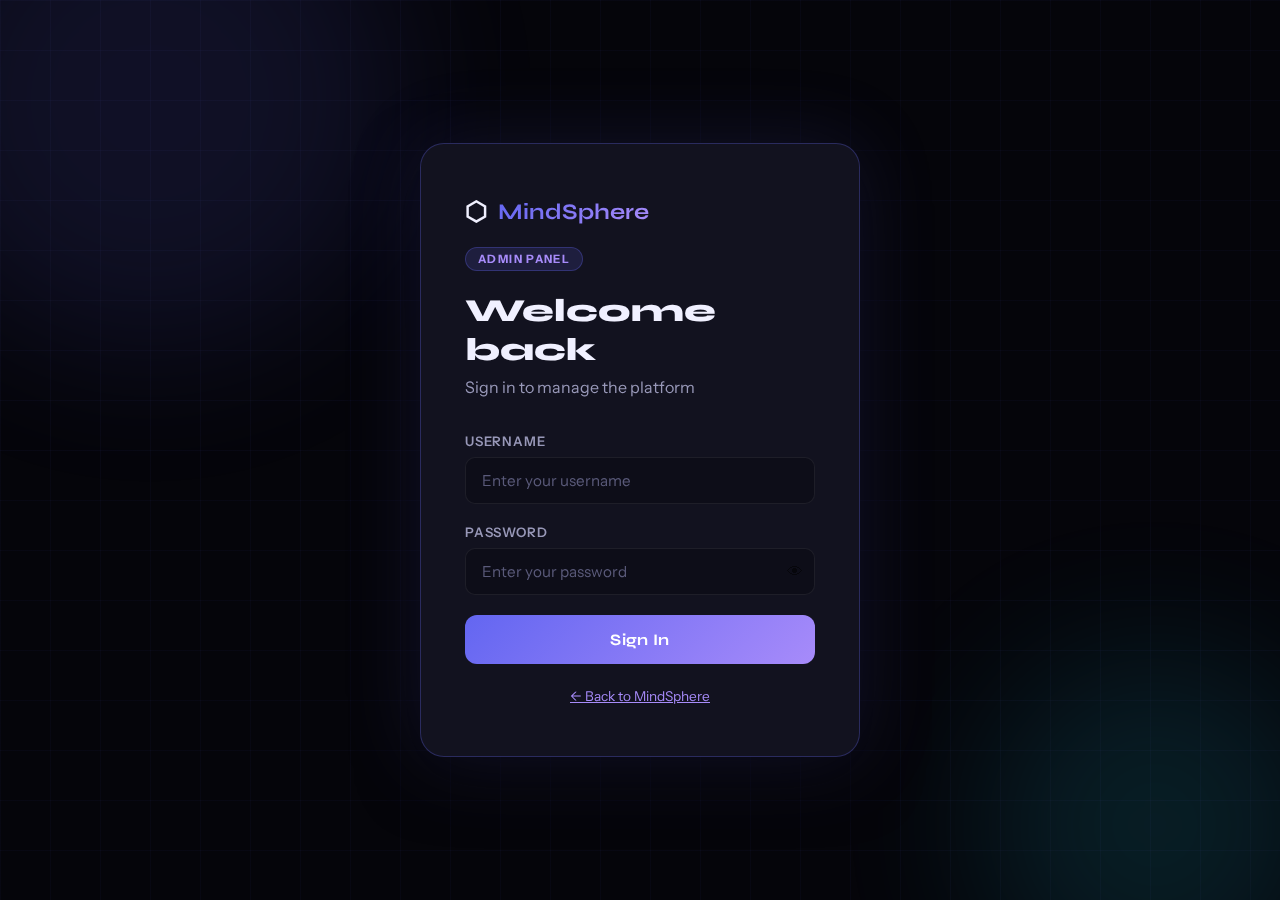
<file: admin.html>
<!DOCTYPE html>
<html lang="en">

<head>
    <meta charset="UTF-8" />
    <meta name="viewport" content="width=device-width, initial-scale=1.0" />
    <title>MindSphere — Admin Panel</title>
    <link rel="stylesheet" href="admin.css" />
    <link rel="preconnect" href="https://fonts.googleapis.com" />
    <link
        href="https://fonts.googleapis.com/css2?family=Syne:wght@400;500;600;700;800&family=Instrument+Sans:wght@400;500;600&display=swap"
        rel="stylesheet" />
</head>

<body>

    <!-- ===== LOGIN SCREEN ===== -->
    <div class="login-screen" id="loginScreen">
        <div class="login-bg">
            <div class="orb orb1"></div>
            <div class="orb orb2"></div>
            <div class="grid-lines"></div>
        </div>
        <div class="login-card">
            <div class="login-logo">
                <span class="logo-icon">⬡</span>
                <span class="logo-text">MindSphere</span>
            </div>
            <div class="login-badge">Admin Panel</div>
            <h1 class="login-title">Welcome back</h1>
            <p class="login-sub">Sign in to manage the platform</p>
            <div class="login-form">
                <div class="form-group">
                    <label>Username</label>
                    <input type="text" id="loginInput" placeholder="Enter your username" autocomplete="username" />
                </div>
                <div class="form-group">
                    <label>Password</label>
                    <div class="pw-wrapper">
                        <input type="password" id="passwordInput" placeholder="Enter your password"
                            autocomplete="current-password" />
                        <button class="pw-toggle" id="pwToggle" type="button">👁</button>
                    </div>
                </div>
                <div class="login-error" id="loginError">Invalid credentials. Please try again.</div>
                <button class="login-btn" id="loginBtn">Sign In</button>
            </div>
            <p class="login-back"><a href="index.html">← Back to MindSphere</a></p>
        </div>
    </div>

    <!-- ===== DASHBOARD ===== -->
    <div class="dashboard" id="dashboard" style="display:none;">
        <!-- Sidebar -->
        <aside class="sidebar">
            <div class="sidebar-logo">
                <span class="logo-icon">⬡</span>
                <span class="logo-text">MindSphere</span>
            </div>
            <nav class="sidebar-nav">
                <button class="snav-item active" data-tab="overview">
                    <span>📊</span> Overview
                </button>
                <button class="snav-item" data-tab="posts">
                    <span>📝</span> Posts
                </button>
                <button class="snav-item" data-tab="create">
                    <span>✨</span> New Post
                </button>
            </nav>
            <div class="sidebar-footer">
                <div class="admin-user">
                    <div class="admin-avatar">A</div>
                    <div class="admin-info">
                        <span class="admin-name">Administrator</span>
                        <span class="admin-role">Super Admin</span>
                    </div>
                </div>
                <button class="logout-btn" id="logoutBtn" title="Logout">⏏</button>
            </div>
        </aside>

        <!-- Main content -->
        <main class="dash-main">
            <!-- Header -->
            <div class="dash-header">
                <div class="dash-title-area">
                    <h2 class="dash-title" id="dashTitle">Overview</h2>
                    <p class="dash-sub" id="dashSub">Welcome back, Administrator</p>
                </div>
                <div class="dash-header-actions">
                    <a href="index.html" target="_blank" class="view-site-btn">🌐 View Site</a>
                </div>
            </div>

            <!-- OVERVIEW TAB -->
            <div class="tab-content active" id="tab-overview">
                <div class="overview-stats">
                    <div class="ostat-card">
                        <div class="ostat-icon">📝</div>
                        <div class="ostat-data">
                            <span class="ostat-val" id="totalPosts">0</span>
                            <span class="ostat-lbl">Total Posts</span>
                        </div>
                    </div>
                    <div class="ostat-card">
                        <div class="ostat-icon">👁</div>
                        <div class="ostat-data">
                            <span class="ostat-val">—</span>
                            <span class="ostat-lbl">Total Views</span>
                        </div>
                    </div>
                    <div class="ostat-card">
                        <div class="ostat-icon">👥</div>
                        <div class="ostat-data">
                            <span class="ostat-val">2.4M+</span>
                            <span class="ostat-lbl">Platform Users</span>
                        </div>
                    </div>
                    <div class="ostat-card">
                        <div class="ostat-icon">🌍</div>
                        <div class="ostat-data">
                            <span class="ostat-val">190+</span>
                            <span class="ostat-lbl">Countries</span>
                        </div>
                    </div>
                </div>
                <div class="overview-recent">
                    <h3>Recent Posts</h3>
                    <div class="recent-posts-list" id="recentPostsList">
                        <p class="no-posts">No posts yet. <button onclick="switchTab('create')">Create your first post
                                →</button></p>
                    </div>
                </div>
                <div class="overview-info">
                    <div class="info-card">
                        <div class="info-icon">⚡</div>
                        <div>
                            <h4>Posts go live instantly</h4>
                            <p>Any post you create will appear immediately on the public website via localStorage.</p>
                        </div>
                    </div>
                    <div class="info-card">
                        <div class="info-icon">🔒</div>
                        <div>
                            <h4>Session Protected</h4>
                            <p>Your admin session is secure and will expire when you log out or close the browser.</p>
                        </div>
                    </div>
                </div>
            </div>

            <!-- POSTS TAB -->
            <div class="tab-content" id="tab-posts" style="display:none;">
                <div class="posts-actions">
                    <div class="search-bar">
                        <span>🔍</span>
                        <input type="text" id="searchInput" placeholder="Search posts..." />
                    </div>
                    <button class="btn-new-post" onclick="switchTab('create')">+ New Post</button>
                </div>
                <div class="admin-posts-list" id="adminPostsList">
                    <!-- Posts rendered by JS -->
                </div>
                <div class="no-posts-empty" id="noPostsEmpty" style="display:none;">
                    <div class="npe-icon">📭</div>
                    <h3>No posts found</h3>
                    <p>Try a different search or create a new post.</p>
                    <button class="btn-new-post" onclick="switchTab('create')">+ Create New Post</button>
                </div>
            </div>

            <!-- CREATE / EDIT TAB -->
            <div class="tab-content" id="tab-create" style="display:none;">
                <div class="editor-card">
                    <div class="editor-header">
                        <h3 id="editorTitle">Create New Post</h3>
                        <span class="editor-badge" id="editorBadge">New Post</span>
                    </div>
                    <input type="hidden" id="editingId" />
                    <div class="editor-form">
                        <div class="ef-row">
                            <div class="ef-group ef-grow">
                                <label>Post Title *</label>
                                <input type="text" id="postTitle" placeholder="Enter an engaging title..." />
                            </div>
                            <div class="ef-group">
                                <label>Category</label>
                                <select id="postCategory">
                                    <option value="Science">Science</option>
                                    <option value="Technology">Technology</option>
                                    <option value="Philosophy">Philosophy</option>
                                    <option value="Economics">Economics</option>
                                    <option value="Culture">Culture</option>
                                    <option value="Research">Research</option>
                                    <option value="Education">Education</option>
                                    <option value="Innovation">Innovation</option>
                                </select>
                            </div>
                        </div>
                        <div class="ef-row">
                            <div class="ef-group ef-grow">
                                <label>Author Name</label>
                                <input type="text" id="postAuthor" placeholder="e.g. Dr. Sarah Chen" />
                            </div>
                        </div>
                        <div class="ef-group">
                            <label>Content *</label>
                            <textarea id="postContent" rows="10"
                                placeholder="Write your post content here. Share knowledge, insights, and discoveries with the MindSphere community..."></textarea>
                            <div class="char-count"><span id="charCount">0</span> characters</div>
                        </div>
                        <div class="editor-actions">
                            <button class="btn-cancel" id="cancelEdit" style="display:none;">Cancel Edit</button>
                            <button class="btn-save" id="savePost">Publish Post</button>
                        </div>
                    </div>
                </div>
            </div>

        </main>
    </div>

    <!-- DELETE MODAL -->
    <div class="del-overlay" id="delOverlay">
        <div class="del-modal">
            <div class="del-icon">🗑️</div>
            <h3>Delete Post?</h3>
            <p>This action cannot be undone. The post will be permanently removed from MindSphere.</p>
            <div class="del-actions">
                <button class="del-cancel" id="delCancel">Cancel</button>
                <button class="del-confirm" id="delConfirm">Delete</button>
            </div>
        </div>
    </div>

    <!-- TOAST -->
    <div class="toast" id="toast"></div>

    <script src="admin.js"></script>
</body>

</html>
</file>
<file: admin.css>
*,
*::before,
*::after {
    box-sizing: border-box;
    margin: 0;
    padding: 0;
}

:root {
    --bg: #05050a;
    --surface: #0d0d18;
    --surface2: #12121f;
    --surface3: #17172a;
    --border: rgba(255, 255, 255, 0.07);
    --border-glow: rgba(99, 102, 241, 0.3);
    --text: #f0f0ff;
    --text-2: #9898b8;
    --text-3: #5a5a7a;
    --accent: #6366f1;
    --accent2: #a78bfa;
    --green: #4ade80;
    --red: #f87171;
    --yellow: #fbbf24;
    --grad1: linear-gradient(135deg, #6366f1, #a78bfa);
    --radius: 14px;
    --sidebar-w: 240px;
    --font-head: 'Syne', sans-serif;
    --font-body: 'Instrument Sans', sans-serif;
}

html,
body {
    height: 100%;
}

body {
    background: var(--bg);
    color: var(--text);
    font-family: var(--font-body);
    overflow: hidden;
}

.login-screen {
    position: fixed;
    inset: 0;
    z-index: 100;
    display: flex;
    align-items: center;
    justify-content: center;
    padding: 20px;
}

.login-bg {
    position: fixed;
    inset: 0;
    z-index: -1;
    overflow: hidden;
}

.orb {
    position: absolute;
    border-radius: 50%;
    filter: blur(80px);
    opacity: 0.12;
}

.orb1 {
    width: 500px;
    height: 500px;
    background: #6366f1;
    top: -150px;
    left: -100px;
}

.orb2 {
    width: 350px;
    height: 350px;
    background: #22d3ee;
    bottom: -100px;
    right: -50px;
}

.grid-lines {
    position: absolute;
    inset: 0;
    background-image: linear-gradient(rgba(99, 102, 241, 0.04) 1px, transparent 1px), linear-gradient(90deg, rgba(99, 102, 241, 0.04) 1px, transparent 1px);
    background-size: 50px 50px;
}

.login-card {
    background: var(--surface2);
    border: 1px solid var(--border-glow);
    border-radius: 24px;
    padding: 52px 44px;
    width: 100%;
    max-width: 440px;
    box-shadow: 0 0 80px rgba(99, 102, 241, 0.15), 0 20px 60px rgba(0, 0, 0, 0.5);
    animation: slideUp 0.5s cubic-bezier(0.34, 1.56, 0.64, 1) both;
}

@keyframes slideUp {
    from {
        opacity: 0;
        transform: translateY(40px) scale(0.95);
    }

    to {
        opacity: 1;
        transform: translateY(0) scale(1);
    }
}

.login-logo {
    display: flex;
    align-items: center;
    gap: 10px;
    font-family: var(--font-head);
    font-size: 1.4rem;
    font-weight: 700;
    margin-bottom: 20px;
}

.logo-icon {
    font-size: 1.6rem;
    animation: spin-slow 8s linear infinite;
}

@keyframes spin-slow {
    to {
        transform: rotate(360deg);
    }
}

.logo-text {
    background: linear-gradient(135deg, #6366f1, #a78bfa);
    -webkit-background-clip: text;
    -webkit-text-fill-color: transparent;
    background-clip: text;
}

.login-badge {
    display: inline-block;
    background: rgba(99, 102, 241, 0.15);
    border: 1px solid rgba(99, 102, 241, 0.3);
    color: var(--accent2);
    font-size: 0.72rem;
    font-weight: 700;
    text-transform: uppercase;
    letter-spacing: 0.12em;
    padding: 4px 12px;
    border-radius: 100px;
    margin-bottom: 20px;
}

.login-title {
    font-family: var(--font-head);
    font-size: 2rem;
    font-weight: 800;
    margin-bottom: 8px;
}

.login-sub {
    color: var(--text-2);
    margin-bottom: 36px;
}

.form-group {
    margin-bottom: 20px;
}

.form-group label {
    display: block;
    font-size: 0.82rem;
    font-weight: 600;
    color: var(--text-2);
    text-transform: uppercase;
    letter-spacing: 0.06em;
    margin-bottom: 8px;
}

.form-group input {
    width: 100%;
    background: var(--surface);
    border: 1px solid var(--border);
    border-radius: 10px;
    padding: 13px 16px;
    color: var(--text);
    font-family: var(--font-body);
    font-size: 0.95rem;
    outline: none;
    transition: border-color 0.2s, box-shadow 0.2s;
}

.form-group input:focus {
    border-color: var(--accent);
    box-shadow: 0 0 0 3px rgba(99, 102, 241, 0.15);
}

.form-group input::placeholder {
    color: var(--text-3);
}

.pw-wrapper {
    position: relative;
}

.pw-wrapper input {
    padding-right: 44px;
}

.pw-toggle {
    position: absolute;
    right: 12px;
    top: 50%;
    transform: translateY(-50%);
    background: none;
    border: none;
    cursor: pointer;
    font-size: 1rem;
    line-height: 1;
    opacity: 0.5;
    transition: opacity 0.2s;
}

.pw-toggle:hover {
    opacity: 1;
}

.login-error {
    display: none;
    background: rgba(248, 113, 113, 0.1);
    border: 1px solid rgba(248, 113, 113, 0.3);
    color: var(--red);
    font-size: 0.85rem;
    padding: 10px 14px;
    border-radius: 8px;
    margin-bottom: 16px;
}

.login-error.show {
    display: block;
    animation: shake 0.4s ease;
}

@keyframes shake {

    0%,
    100% {
        transform: translateX(0);
    }

    20%,
    60% {
        transform: translateX(-6px);
    }

    40%,
    80% {
        transform: translateX(6px);
    }
}

.login-btn {
    width: 100%;
    background: var(--grad1);
    color: #fff;
    border: none;
    border-radius: 12px;
    padding: 15px;
    font-family: var(--font-head);
    font-size: 1rem;
    font-weight: 700;
    cursor: pointer;
    transition: transform 0.2s, box-shadow 0.2s, opacity 0.2s;
    letter-spacing: 0.02em;
}

.login-btn:hover {
    transform: translateY(-2px);
    box-shadow: 0 10px 30px rgba(99, 102, 241, 0.4);
}

.login-btn:active {
    transform: translateY(0);
}

.login-back {
    text-align: center;
    margin-top: 24px;
    font-size: 0.85rem;
    color: var(--text-3);
}

.login-back a {
    color: var(--accent2);
}

.dashboard {
    display: flex;
    height: 100vh;
    overflow: hidden;
}

.sidebar {
    width: var(--sidebar-w);
    background: var(--surface);
    border-right: 1px solid var(--border);
    display: flex;
    flex-direction: column;
    flex-shrink: 0;
}

.sidebar-logo {
    display: flex;
    align-items: center;
    gap: 10px;
    padding: 24px 20px;
    font-family: var(--font-head);
    font-size: 1.1rem;
    font-weight: 700;
    border-bottom: 1px solid var(--border);
}

.sidebar-nav {
    flex: 1;
    padding: 16px 12px;
    display: flex;
    flex-direction: column;
    gap: 4px;
}

.snav-item {
    display: flex;
    align-items: center;
    gap: 12px;
    background: none;
    border: none;
    color: var(--text-2);
    padding: 11px 14px;
    border-radius: 10px;
    font-family: var(--font-body);
    font-size: 0.9rem;
    font-weight: 500;
    cursor: pointer;
    text-align: left;
    width: 100%;
    transition: all 0.2s;
}

.snav-item span {
    font-size: 1rem;
}

.snav-item:hover {
    background: var(--surface2);
    color: var(--text);
}

.snav-item.active {
    background: rgba(99, 102, 241, 0.15);
    color: var(--text);
    border: 1px solid rgba(99, 102, 241, 0.25);
}

.sidebar-footer {
    padding: 16px;
    border-top: 1px solid var(--border);
    display: flex;
    align-items: center;
    gap: 10px;
}

.admin-user {
    flex: 1;
    display: flex;
    align-items: center;
    gap: 10px;
}

.admin-avatar {
    width: 34px;
    height: 34px;
    border-radius: 50%;
    background: var(--grad1);
    display: flex;
    align-items: center;
    justify-content: center;
    font-weight: 700;
    font-size: 0.85rem;
    color: #fff;
    flex-shrink: 0;
}

.admin-info {
    display: flex;
    flex-direction: column;
}

.admin-name {
    font-size: 0.82rem;
    font-weight: 600;
}

.admin-role {
    font-size: 0.7rem;
    color: var(--text-3);
}

.logout-btn {
    background: none;
    border: none;
    color: var(--text-3);
    font-size: 1.1rem;
    cursor: pointer;
    padding: 6px;
    border-radius: 8px;
    transition: all 0.2s;
}

.logout-btn:hover {
    color: var(--red);
    background: rgba(248, 113, 113, 0.1);
}

.dash-main {
    flex: 1;
    display: flex;
    flex-direction: column;
    overflow: hidden;
}

.dash-header {
    padding: 28px 32px 0;
    display: flex;
    align-items: flex-start;
    justify-content: space-between;
    flex-shrink: 0;
}

.dash-title {
    font-family: var(--font-head);
    font-size: 1.7rem;
    font-weight: 800;
}

.dash-sub {
    color: var(--text-2);
    font-size: 0.88rem;
    margin-top: 4px;
}

.view-site-btn {
    background: var(--surface2);
    border: 1px solid var(--border);
    color: var(--text-2);
    padding: 9px 18px;
    border-radius: 100px;
    font-size: 0.82rem;
    font-weight: 500;
    text-decoration: none;
    transition: all 0.2s;
    display: flex;
    align-items: center;
    gap: 6px;
}

.view-site-btn:hover {
    border-color: var(--border-glow);
    color: var(--text);
}

.tab-content {
    flex: 1;
    overflow-y: auto;
    padding: 28px 32px 40px;
}

.tab-content::-webkit-scrollbar {
    width: 4px;
}

.tab-content::-webkit-scrollbar-thumb {
    background: var(--accent);
    border-radius: 2px;
}

.overview-stats {
    display: grid;
    grid-template-columns: repeat(4, 1fr);
    gap: 16px;
    margin-bottom: 28px;
}

.ostat-card {
    background: var(--surface2);
    border: 1px solid var(--border);
    border-radius: var(--radius);
    padding: 22px;
    display: flex;
    align-items: center;
    gap: 16px;
    transition: border-color 0.2s;
}

.ostat-card:hover {
    border-color: var(--border-glow);
}

.ostat-icon {
    font-size: 1.8rem;
}

.ostat-val {
    display: block;
    font-family: var(--font-head);
    font-size: 1.6rem;
    font-weight: 800;
    background: var(--grad1);
    -webkit-background-clip: text;
    -webkit-text-fill-color: transparent;
    background-clip: text;
}

.ostat-lbl {
    font-size: 0.75rem;
    color: var(--text-3);
    text-transform: uppercase;
    letter-spacing: 0.08em;
}

.overview-recent {
    background: var(--surface2);
    border: 1px solid var(--border);
    border-radius: var(--radius);
    padding: 24px;
    margin-bottom: 20px;
}

.overview-recent h3 {
    font-family: var(--font-head);
    font-size: 1rem;
    margin-bottom: 16px;
}

.no-posts {
    color: var(--text-3);
    font-size: 0.88rem;
}

.no-posts button {
    background: none;
    border: none;
    color: var(--accent2);
    cursor: pointer;
    font-size: 0.88rem;
    text-decoration: underline;
}

.recent-item {
    display: flex;
    align-items: center;
    justify-content: space-between;
    padding: 12px 0;
    border-bottom: 1px solid var(--border);
}

.recent-item:last-child {
    border-bottom: none;
}

.recent-item-title {
    font-size: 0.9rem;
    font-weight: 500;
}

.recent-item-meta {
    font-size: 0.78rem;
    color: var(--text-3);
}

.overview-info {
    display: grid;
    grid-template-columns: repeat(2, 1fr);
    gap: 16px;
}

.info-card {
    background: var(--surface2);
    border: 1px solid var(--border);
    border-radius: var(--radius);
    padding: 20px;
    display: flex;
    align-items: flex-start;
    gap: 16px;
}

.info-icon {
    font-size: 1.5rem;
    flex-shrink: 0;
}

.info-card h4 {
    font-size: 0.9rem;
    font-weight: 600;
    margin-bottom: 6px;
}

.info-card p {
    font-size: 0.82rem;
    color: var(--text-2);
    line-height: 1.6;
}

.posts-actions {
    display: flex;
    align-items: center;
    gap: 16px;
    margin-bottom: 24px;
}

.search-bar {
    flex: 1;
    background: var(--surface2);
    border: 1px solid var(--border);
    border-radius: 10px;
    padding: 10px 16px;
    display: flex;
    align-items: center;
    gap: 10px;
}

.search-bar input {
    background: none;
    border: none;
    outline: none;
    color: var(--text);
    font-family: var(--font-body);
    font-size: 0.9rem;
    flex: 1;
}

.search-bar input::placeholder {
    color: var(--text-3);
}

.btn-new-post {
    background: var(--grad1);
    color: #fff;
    border: none;
    padding: 11px 22px;
    border-radius: 10px;
    font-family: var(--font-body);
    font-size: 0.88rem;
    font-weight: 600;
    cursor: pointer;
    transition: transform 0.2s, box-shadow 0.2s;
    white-space: nowrap;
}

.btn-new-post:hover {
    transform: translateY(-2px);
    box-shadow: 0 8px 20px rgba(99, 102, 241, 0.35);
}

.admin-posts-list {
    display: flex;
    flex-direction: column;
    gap: 12px;
}

.apost-item {
    background: var(--surface2);
    border: 1px solid var(--border);
    border-radius: var(--radius);
    padding: 20px 22px;
    display: flex;
    align-items: center;
    gap: 20px;
    transition: border-color 0.2s;
}

.apost-item:hover {
    border-color: var(--border-glow);
}

.apost-cat {
    font-size: 0.7rem;
    font-weight: 700;
    text-transform: uppercase;
    letter-spacing: 0.1em;
    color: var(--accent2);
    background: rgba(99, 102, 241, 0.12);
    padding: 3px 9px;
    border-radius: 100px;
    white-space: nowrap;
}

.apost-info {
    flex: 1;
    min-width: 0;
}

.apost-title {
    font-size: 0.92rem;
    font-weight: 600;
    white-space: nowrap;
    overflow: hidden;
    text-overflow: ellipsis;
    margin-bottom: 4px;
}

.apost-meta {
    font-size: 0.75rem;
    color: var(--text-3);
}

.apost-actions {
    display: flex;
    gap: 8px;
    flex-shrink: 0;
}

.apost-btn {
    background: var(--surface);
    border: 1px solid var(--border);
    color: var(--text-2);
    padding: 7px 14px;
    border-radius: 8px;
    font-size: 0.78rem;
    font-weight: 500;
    cursor: pointer;
    transition: all 0.2s;
}

.apost-btn.edit:hover {
    border-color: var(--accent);
    color: var(--accent);
    background: rgba(99, 102, 241, 0.1);
}

.apost-btn.del:hover {
    border-color: var(--red);
    color: var(--red);
    background: rgba(248, 113, 113, 0.1);
}

.no-posts-empty {
    text-align: center;
    padding: 80px 20px;
}

.npe-icon {
    font-size: 3rem;
    margin-bottom: 16px;
}

.no-posts-empty h3 {
    font-family: var(--font-head);
    margin-bottom: 8px;
}

.no-posts-empty p {
    color: var(--text-2);
    margin-bottom: 24px;
}

.editor-card {
    background: var(--surface2);
    border: 1px solid var(--border);
    border-radius: var(--radius);
    padding: 32px;
}

.editor-header {
    display: flex;
    align-items: center;
    justify-content: space-between;
    margin-bottom: 28px;
}

.editor-header h3 {
    font-family: var(--font-head);
    font-size: 1.2rem;
}

.editor-badge {
    font-size: 0.7rem;
    font-weight: 700;
    text-transform: uppercase;
    letter-spacing: 0.1em;
    background: rgba(99, 102, 241, 0.12);
    color: var(--accent2);
    border: 1px solid rgba(99, 102, 241, 0.25);
    padding: 4px 12px;
    border-radius: 100px;
}

.editor-form {
    display: flex;
    flex-direction: column;
    gap: 20px;
}

.ef-row {
    display: flex;
    gap: 16px;
}

.ef-group {
    display: flex;
    flex-direction: column;
    gap: 8px;
}

.ef-grow {
    flex: 1;
}

.ef-group label {
    font-size: 0.8rem;
    font-weight: 600;
    color: var(--text-2);
    text-transform: uppercase;
    letter-spacing: 0.06em;
}

.ef-group input,
.ef-group select,
.ef-group textarea {
    background: var(--surface);
    border: 1px solid var(--border);
    border-radius: 10px;
    padding: 12px 16px;
    color: var(--text);
    font-family: var(--font-body);
    font-size: 0.93rem;
    outline: none;
    transition: border-color 0.2s, box-shadow 0.2s;
    resize: vertical;
}

.ef-group input:focus,
.ef-group select:focus,
.ef-group textarea:focus {
    border-color: var(--accent);
    box-shadow: 0 0 0 3px rgba(99, 102, 241, 0.12);
}

.ef-group input::placeholder,
.ef-group textarea::placeholder {
    color: var(--text-3);
}

.ef-group select {
    cursor: pointer;
    appearance: none;
    background-image: url("data:image/svg+xml,%3Csvg xmlns='http://www.w3.org/2000/svg' width='12' height='12' fill='%239898b8' viewBox='0 0 16 16'%3E%3Cpath d='M7.247 11.14L2.451 5.658C1.885 5.013 2.345 4 3.204 4h9.592a1 1 0 0 1 .753 1.659l-4.796 5.48a1 1 0 0 1-1.506 0z'/%3E%3C/svg%3E");
    background-repeat: no-repeat;
    background-position: right 14px center;
    padding-right: 36px;
}

.char-count {
    text-align: right;
    font-size: 0.75rem;
    color: var(--text-3);
    margin-top: 4px;
}

.editor-actions {
    display: flex;
    gap: 12px;
    justify-content: flex-end;
    padding-top: 4px;
}

.btn-save {
    background: var(--grad1);
    color: #fff;
    border: none;
    padding: 13px 32px;
    border-radius: 10px;
    font-family: var(--font-body);
    font-size: 0.92rem;
    font-weight: 600;
    cursor: pointer;
    transition: transform 0.2s, box-shadow 0.2s;
}

.btn-save:hover {
    transform: translateY(-2px);
    box-shadow: 0 8px 24px rgba(99, 102, 241, 0.4);
}

.btn-cancel {
    background: var(--surface);
    border: 1px solid var(--border);
    color: var(--text-2);
    padding: 13px 24px;
    border-radius: 10px;
    font-family: var(--font-body);
    font-size: 0.92rem;
    cursor: pointer;
    transition: all 0.2s;
}

.btn-cancel:hover {
    border-color: var(--red);
    color: var(--red);
}

.del-overlay {
    position: fixed;
    inset: 0;
    z-index: 200;
    background: rgba(0, 0, 0, 0.7);
    backdrop-filter: blur(6px);
    display: flex;
    align-items: center;
    justify-content: center;
    opacity: 0;
    pointer-events: none;
    transition: opacity 0.2s;
}

.del-overlay.active {
    opacity: 1;
    pointer-events: all;
}

.del-modal {
    background: var(--surface2);
    border: 1px solid rgba(248, 113, 113, 0.3);
    border-radius: 20px;
    padding: 40px;
    text-align: center;
    max-width: 380px;
    width: 90%;
    box-shadow: 0 0 40px rgba(248, 113, 113, 0.15);
    transform: scale(0.9);
    transition: transform 0.3s cubic-bezier(0.34, 1.56, 0.64, 1);
}

.del-overlay.active .del-modal {
    transform: scale(1);
}

.del-icon {
    font-size: 2.5rem;
    margin-bottom: 12px;
}

.del-modal h3 {
    font-family: var(--font-head);
    font-size: 1.3rem;
    margin-bottom: 10px;
}

.del-modal p {
    color: var(--text-2);
    font-size: 0.88rem;
    line-height: 1.6;
    margin-bottom: 28px;
}

.del-actions {
    display: flex;
    gap: 12px;
    justify-content: center;
}

.del-cancel {
    background: var(--surface);
    border: 1px solid var(--border);
    color: var(--text-2);
    padding: 10px 24px;
    border-radius: 8px;
    cursor: pointer;
    font-family: var(--font-body);
    transition: all 0.2s;
}

.del-confirm {
    background: var(--red);
    color: #fff;
    border: none;
    padding: 10px 24px;
    border-radius: 8px;
    cursor: pointer;
    font-family: var(--font-body);
    font-weight: 600;
    transition: all 0.2s;
}

.del-confirm:hover {
    background: #ef4444;
    box-shadow: 0 4px 16px rgba(248, 113, 113, 0.4);
}

.toast {
    position: fixed;
    bottom: 28px;
    right: 28px;
    z-index: 300;
    background: var(--surface2);
    border: 1px solid var(--border-glow);
    border-radius: 12px;
    padding: 14px 20px;
    font-size: 0.88rem;
    font-weight: 500;
    box-shadow: 0 8px 30px rgba(0, 0, 0, 0.4);
    transform: translateY(80px);
    opacity: 0;
    transition: all 0.4s cubic-bezier(0.34, 1.56, 0.64, 1);
    pointer-events: none;
}

.toast.show {
    transform: translateY(0);
    opacity: 1;
}

.toast.success {
    border-color: rgba(74, 222, 128, 0.4);
    color: var(--green);
}

.toast.error {
    border-color: rgba(248, 113, 113, 0.4);
    color: var(--red);
}

.toast.info {
    border-color: var(--border-glow);
    color: var(--accent2);
}

@media (max-width: 900px) {
    body {
        overflow: auto;
    }

    .dashboard {
        flex-direction: column;
        height: auto;
    }

    .sidebar {
        width: 100%;
        flex-direction: row;
        flex-wrap: wrap;
        padding: 12px;
        gap: 8px;
        height: auto;
    }

    .sidebar-logo {
        padding: 8px 12px;
        flex: 0;
    }

    .sidebar-nav {
        flex: 1;
        flex-direction: row;
        padding: 0;
        gap: 4px;
    }

    .snav-item {
        padding: 9px 12px;
        font-size: 0.8rem;
    }

    .sidebar-footer {
        width: 100%;
        padding: 8px 12px;
        border-top: none;
        border-left: 1px solid var(--border);
        flex-shrink: 0;
    }

    .dash-main {
        overflow: visible;
    }

    .tab-content {
        overflow: visible;
    }

    .overview-stats {
        grid-template-columns: repeat(2, 1fr);
    }

    .overview-info {
        grid-template-columns: 1fr;
    }

    .ef-row {
        flex-direction: column;
    }
}

@media (max-width: 480px) {
    .login-card {
        padding: 36px 24px;
    }

    .overview-stats {
        grid-template-columns: 1fr 1fr;
    }

    .apost-item {
        flex-wrap: wrap;
    }

    .dash-header {
        flex-direction: column;
        gap: 16px;
    }
}
</file>
